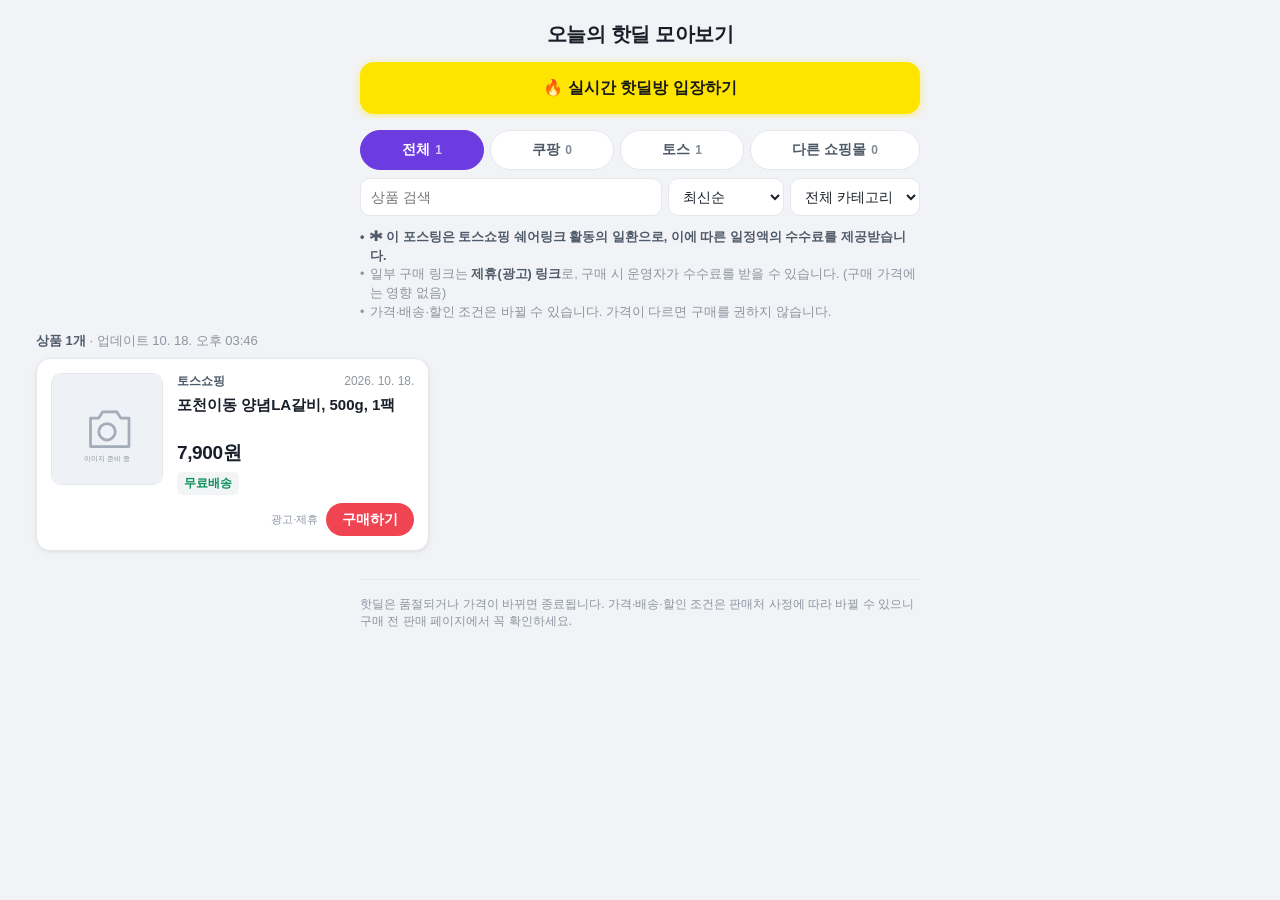
<file: index.html>
<!doctype html>
<html lang="ko">
<head>
<meta charset="utf-8">
<meta name="viewport" content="width=device-width, initial-scale=1">
<title>오늘의 핫딜 모아보기</title>
<meta name="description" content="관리자가 직접 확인한 핫딜 모음">
<link rel="stylesheet" href="style.css?v=0ab38799c9">
</head>
<body>
<div class="page">
<header class="top">
  <h1>오늘의 핫딜 모아보기</h1>
  <a class="openchat" id="openchat" hidden target="_blank" rel="noopener noreferrer">🔥 실시간 핫딜방 입장하기</a>
</header>
<div class="controls-wrap">
  <section class="controls" aria-label="상품 찾기">
    <div class="chips" id="malls" role="group" aria-label="쇼핑몰"></div>
    <div class="filters">
      <input id="q" type="search" placeholder="상품 검색" aria-label="상품 검색">
      <select id="sort" aria-label="정렬">
        <option value="latest">최신순</option>
        <option value="price_asc">낮은 가격순</option>
        <option value="price_desc">높은 가격순</option>
        <option value="discount">할인율순</option>
      </select>
      <select id="category" aria-label="카테고리"><option value="">전체 카테고리</option></select>
    </div>
  </section>
</div>
<ul class="notices">
  <li class="ad-notice" role="note">일부 구매 링크는 <strong>제휴(광고) 링크</strong>로, 구매 시 운영자가 수수료를 받을 수 있습니다. (구매 가격에는 영향 없음)</li>
  <li>가격·배송·할인 조건은 바뀔 수 있습니다. 가격이 다르면 구매를 권하지 않습니다.</li>
</ul>
<main>
  <p class="count"><span id="count"></span> <span class="updated" id="updated"></span></p>
  <section class="grid" id="grid" aria-live="polite"></section>
  <p class="empty" id="empty" hidden>조건에 맞는 상품이 없습니다.</p>
</main>
<footer class="foot">
  핫딜은 품절되거나 가격이 바뀌면 종료됩니다. 가격·배송·할인 조건은 판매처 사정에 따라 바뀔 수 있으니 구매 전 판매 페이지에서 꼭 확인하세요.
</footer>
</div>
<a href="#" class="to-top" id="to-top" hidden aria-label="맨 위로">↑</a>
<script src="deals.js"></script>
<script src="app.js?v=515d809c9c"></script>
</body>
</html>
</file>
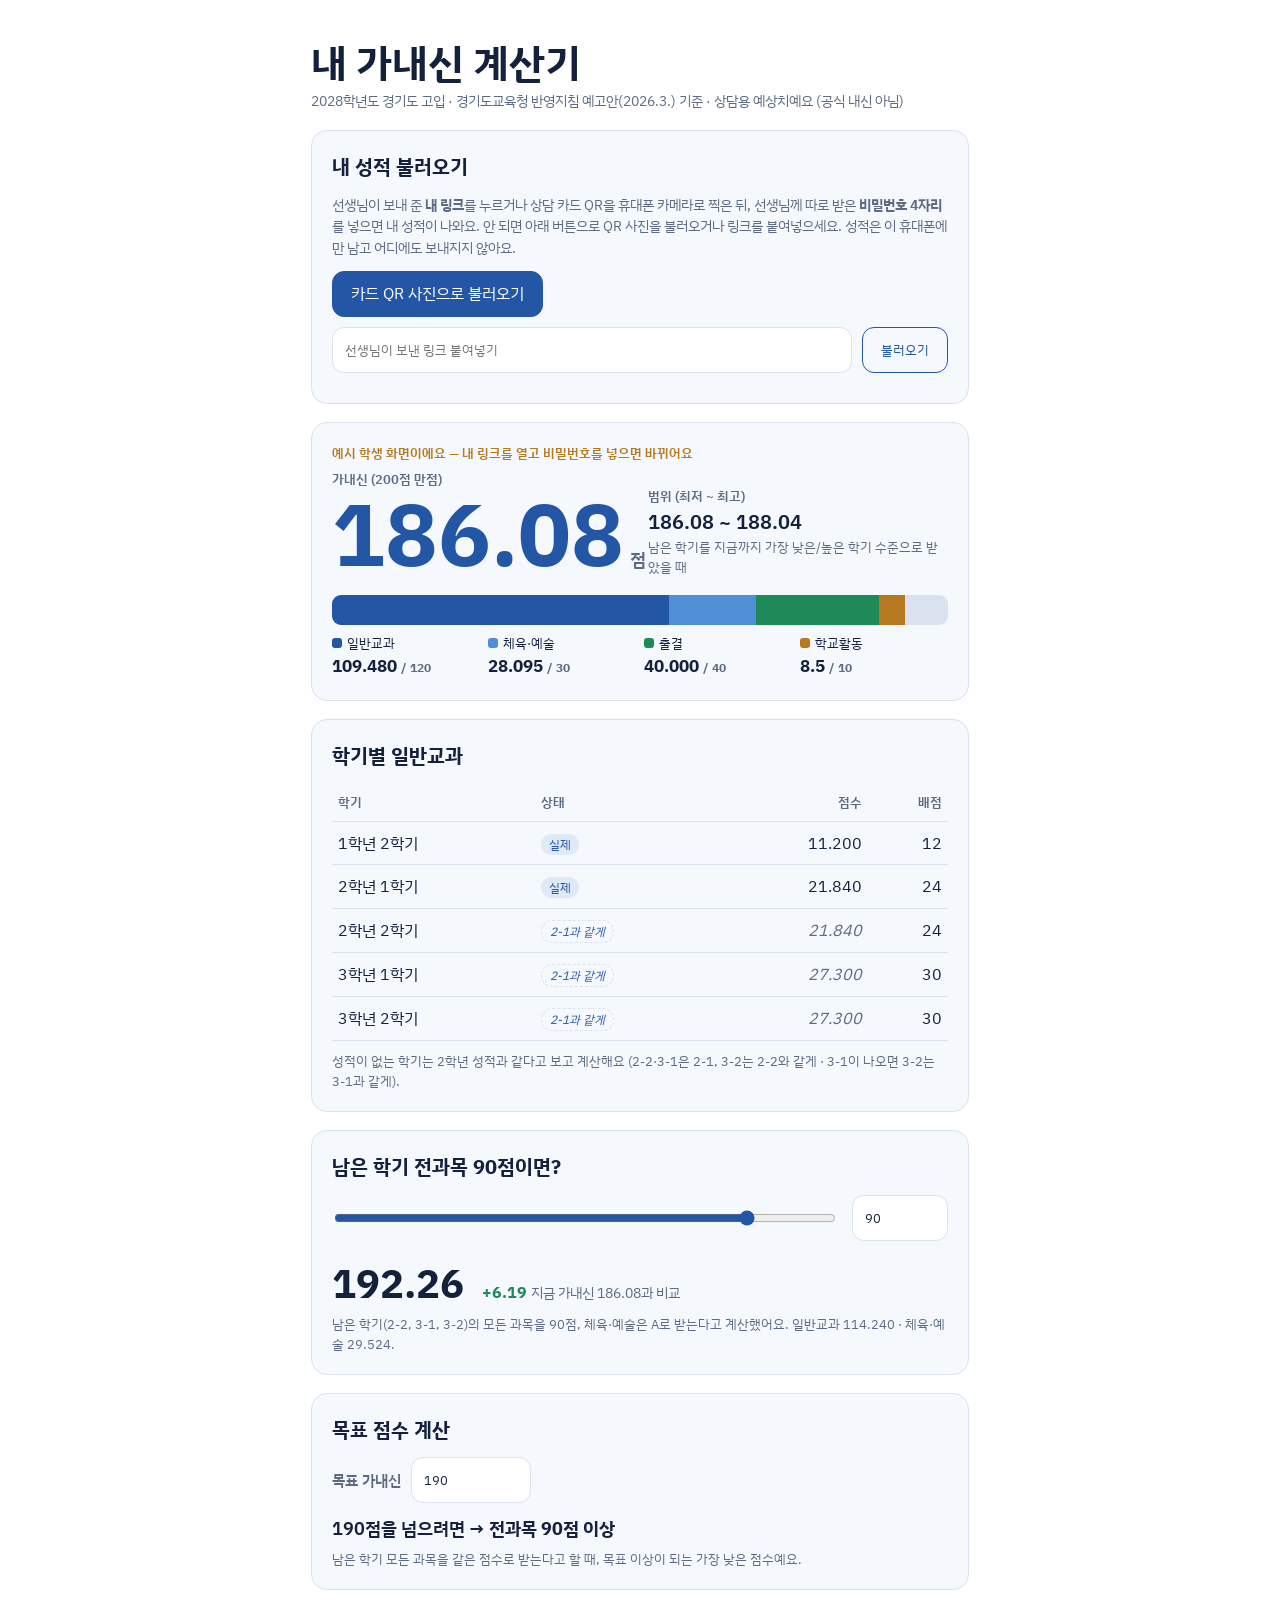
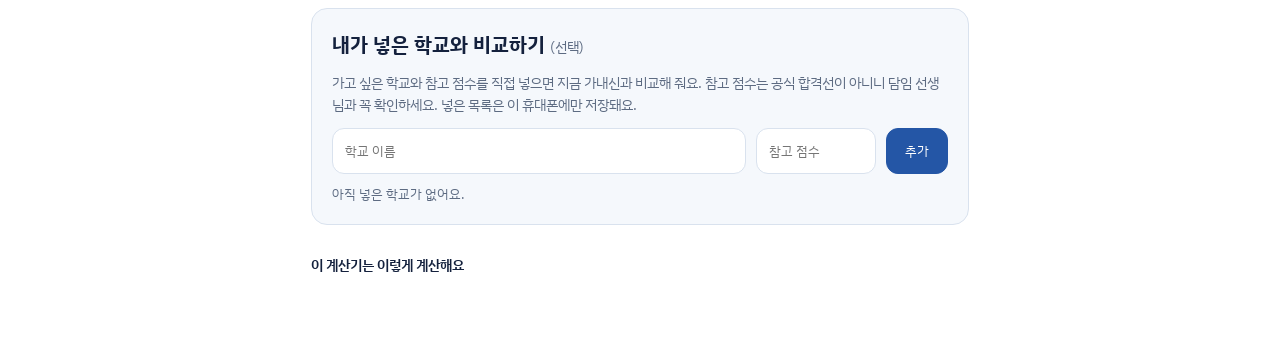
<file: naesin/index.html>
<!DOCTYPE html>
<html lang="ko">
<head>
<meta charset="utf-8">
<meta name="viewport" content="width=device-width, initial-scale=1">
<meta name="robots" content="noindex, nofollow">
<meta name="referrer" content="no-referrer">
<title>내 가내신 계산기</title>
<link rel="preconnect" href="https://fonts.googleapis.com">
<link href="https://fonts.googleapis.com/css2?family=IBM+Plex+Sans+KR:wght@400;600;700&display=swap" rel="stylesheet">
<style>
/* VOICE: 중학생에게 말 거는 친절하고 차분한 말투, 숫자는 크게 설명은 짧게
   IDEA: 손에 쥔 개인 성적표 — 내 점수를 넣고 "이렇게 받으면?"을 직접 굴려 보는 카드
   PICTURE: 200점 막대 위에 영역별 점수가 쌓이고 최저~최고 범위가 표시되는 큰 가내신 숫자
   COLOUR: 흰 바탕과 학교 파랑 #2456a6, 지원색 하늘 #dfe9f7, 강조 연필 빨강 #d6453d, 넘음 초록 #1e8a5a
   TYPE: IBM Plex Sans KR 400/600/700, 숫자는 tabular */
:root{color-scheme:light dark;--bg:light-dark(#ffffff,#0f1420);--card:light-dark(#f5f8fc,#161d2c);--ink:light-dark(#14213d,#e8edf6);--mute:light-dark(#5d6b82,#9aa7bd);--line:light-dark(#d9e2ee,#2a3550);--blue:light-dark(#2456a6,#7aa7ee);--sky:light-dark(#dfe9f7,#1c2a45);--red:light-dark(#d6453d,#ff7b72);--green:light-dark(#1e8a5a,#5fd09a);--gold:light-dark(#b7791f,#e3b25a)}
:root[data-theme=light]{color-scheme:light}:root[data-theme=dark]{color-scheme:dark}
*{box-sizing:border-box;min-width:0}
body{margin:0;background:var(--bg);color:var(--ink);font:16px/1.55 "IBM Plex Sans KR",system-ui,sans-serif;overflow-x:clip}
.wrap{max-width:760px;margin:0 auto;padding:clamp(20px,4vw,40px) max(4vw,16px) 56px}
h1{font-size:clamp(28px,6vw,40px);line-height:1.1;margin:0 0 6px;text-wrap:balance}
h2{font-size:20px;margin:0 0 12px}
.sub{color:var(--mute);font-size:14px;margin:0}
.card{background:var(--card);border:1px solid var(--line);border-radius:16px;padding:20px;margin-top:18px}
.row{display:flex;flex-wrap:wrap;gap:10px;align-items:center}
button,.btn{font:600 16px/1 inherit;font-family:inherit;min-height:46px;padding:0 18px;border-radius:12px;border:1px solid var(--blue);background:var(--blue);color:#fff;cursor:pointer;display:inline-flex;align-items:center;justify-content:center}
button.ghost,.btn.ghost{background:transparent;color:var(--blue)}
button:focus-visible,.btn:focus-within,input:focus-visible{outline:3px solid var(--gold);outline-offset:2px}
input[type=text],input[type=number]{font:16px inherit;font-family:inherit;min-height:46px;padding:0 12px;border-radius:12px;border:1px solid var(--line);background:var(--bg);color:var(--ink)}
#code{flex:1 1 260px}
#pin{width:150px;font-size:26px;letter-spacing:.35em;text-align:center;font-variant-numeric:tabular-nums}
.lock{border:2px solid var(--blue);background:var(--sky)}
.lock h2{margin-bottom:6px}
button.small{min-height:40px;font-size:14px;padding:0 14px}
.msg{font-size:14px;margin:10px 0 0;color:var(--mute)}.msg.bad{color:var(--red)}.msg.ok{color:var(--green)}
.hero{display:grid;grid-template-columns:minmax(0,1fr) minmax(0,1fr);gap:16px;align-items:end}
.big{font-size:clamp(56px,16vw,88px);font-weight:700;line-height:1;font-variant-numeric:tabular-nums;color:var(--blue);white-space:nowrap}
.big small{font-size:18px;color:var(--mute);font-weight:600;margin-left:6px}
.label{font-size:13px;color:var(--mute);font-weight:600}
.range{font-size:20px;font-weight:600;font-variant-numeric:tabular-nums}
.bar{position:relative;height:30px;border-radius:9px;background:var(--line);display:flex;overflow:hidden;margin:18px 0 8px}
.bar span{height:100%}
.legend{display:grid;grid-template-columns:repeat(4,minmax(0,1fr));gap:8px;font-size:13px}
.legend b{display:block;font-size:17px;font-variant-numeric:tabular-nums}
.dot{display:inline-block;width:10px;height:10px;border-radius:3px;margin-right:5px;vertical-align:0}
table{width:100%;border-collapse:collapse;font-variant-numeric:tabular-nums}
th,td{padding:9px 6px;border-bottom:1px solid var(--line);text-align:left}
th{font-size:13px;color:var(--mute);font-weight:600}
td.n,th.n{text-align:right;white-space:nowrap}
.est{color:var(--mute);font-style:italic}
.tag{font-size:12px;padding:2px 8px;border-radius:99px;background:var(--sky);color:var(--blue);white-space:nowrap}
.tag.est{background:transparent;border:1px dashed var(--line)}
.slider{display:flex;gap:14px;align-items:center;flex-wrap:wrap}
input[type=range]{flex:1 1 220px;accent-color:var(--blue);height:44px}
.result{display:flex;flex-wrap:wrap;gap:6px 18px;align-items:baseline;margin-top:10px}
.result .v{font-size:40px;font-weight:700;font-variant-numeric:tabular-nums}
.up{color:var(--green);font-weight:700}.down{color:var(--red);font-weight:700}
.need{font-weight:700;white-space:nowrap}.need.no{color:var(--red)}.need.yes{color:var(--green)}
.demo{font-size:13px;color:var(--gold);font-weight:600;margin:0 0 6px}

.sitem{border-top:1px solid var(--line);padding:10px 0}.srow{display:flex;gap:10px;align-items:center}.srow b{flex:1 1 auto;overflow-wrap:anywhere;font-size:17px}.srow .sub,.srow button{white-space:nowrap;flex:none}.srow2{margin-top:4px;font-size:15px;font-variant-numeric:tabular-nums}
button.x{min-height:36px;padding:0 10px;font-size:14px;background:transparent;color:var(--mute);border-color:var(--line)}
details{margin-top:18px;color:var(--mute);font-size:14px}summary{cursor:pointer;font-weight:600;color:var(--ink);min-height:44px;display:flex;align-items:center}
details li{margin:6px 0}
.hidden{display:none}
@media(max-width:600px){.hero{grid-template-columns:1fr}.legend{grid-template-columns:repeat(2,minmax(0,1fr))}table{font-size:14px}}
</style>
</head>
<body>
<div class="wrap">
  <h1>내 가내신 계산기</h1>
  <p class="sub">2028학년도 경기도 고입 · 경기도교육청 반영지침 예고안(2026.3.) 기준 · 상담용 예상치예요 (공식 내신 아님)</p>

  <section class="card lock hidden" id="lockbox" aria-live="polite">
    <h2>비밀번호 4자리를 넣어 주세요</h2>
    <p class="sub" style="margin-bottom:12px">선생님께 <b>따로</b> 받은 비밀번호예요. 링크만 있어서는 성적이 보이지 않아요.</p>
    <form class="row" id="pinf">
      <input id="pin" type="text" inputmode="numeric" pattern="[0-9]*" maxlength="4" autocomplete="off" placeholder="····" aria-label="비밀번호 4자리">
      <button id="pingo" type="submit">열기</button>
    </form>
    <p class="msg" id="pinmsg"></p>
  </section>

  <section class="card" id="load">
    <h2>내 성적 불러오기</h2>
    <p class="sub" style="margin-bottom:12px">선생님이 보내 준 <b>내 링크</b>를 누르거나 상담 카드 QR을 휴대폰 카메라로 찍은 뒤, 선생님께 따로 받은 <b>비밀번호 4자리</b>를 넣으면 내 성적이 나와요. 안 되면 아래 버튼으로 QR 사진을 불러오거나 링크를 붙여넣으세요. 성적은 이 휴대폰에만 남고 어디에도 보내지지 않아요.</p>
    <div class="row">
      <label class="btn" for="photo">카드 QR 사진으로 불러오기</label>
      <input id="photo" type="file" accept="image/*" class="hidden">
    </div>
    <div class="row" style="margin-top:10px">
      <input id="code" type="text" placeholder="선생님이 보낸 링크 붙여넣기" autocomplete="off" aria-label="선생님이 보낸 링크">
      <button id="go" class="ghost">불러오기</button>
    </div>
    <p class="msg" id="msg"></p>
    <div class="row hidden" id="forgetrow" style="margin-top:12px">
      <button id="forget" class="ghost small" type="button">이 휴대폰에서 내 성적 지우기</button>
      <span class="sub" style="font-size:13px">친구 휴대폰이나 공용 기기에서 열었다면 꼭 눌러 주세요.</span>
    </div>
  </section>

  <section class="card">
    <p class="demo" id="demo">예시 학생 화면이에요 — 내 링크를 열고 비밀번호를 넣으면 바뀌어요</p>
    <div class="hero">
      <div><div class="label">가내신 (200점 만점)</div><div class="big" id="total">-</div></div>
      <div><div class="label">범위 (최저 ~ 최고)</div><div class="range" id="range">-</div>
        <div class="sub" style="font-size:13px">남은 학기를 지금까지 가장 낮은/높은 학기 수준으로 받았을 때</div></div>
    </div>
    <div class="bar" id="bar" aria-hidden="true"></div>
    <div class="legend" id="legend"></div>
  </section>

  <section class="card">
    <h2>학기별 일반교과</h2>
    <table><thead><tr><th>학기</th><th>상태</th><th class="n">점수</th><th class="n">배점</th></tr></thead><tbody id="sems"></tbody></table>
    <p class="sub" style="margin-top:10px;font-size:13px">성적이 없는 학기는 2학년 성적과 같다고 보고 계산해요 (2-2·3-1은 2-1, 3-2는 2-2와 같게 · 3-1이 나오면 3-2는 3-1과 같게).</p>
  </section>

  <section class="card">
    <h2>남은 학기 전과목 <span id="xv">90</span>점이면?</h2>
    <div class="slider">
      <input type="range" id="xr" min="40" max="100" step="1" value="90" aria-label="남은 학기 전과목 점수">
      <input type="number" id="xn" min="0" max="100" step="1" value="90" style="width:96px" aria-label="점수 직접 입력">
    </div>
    <div class="result"><span class="v" id="xt">-</span><span id="xd"></span></div>
    <p class="sub" id="xnote" style="font-size:13px"></p>
  </section>

  <section class="card">
    <h2>목표 점수 계산</h2>
    <div class="row"><label for="tg" class="label" style="font-size:15px">목표 가내신</label>
      <input type="number" id="tg" step="0.1" min="0" max="200" value="190" style="width:120px"></div>
    <p id="tgr" style="font-size:18px;font-weight:600;margin:12px 0 6px"></p>
    <p class="sub" style="font-size:13px">남은 학기 모든 과목을 같은 점수로 받는다고 할 때, 목표 이상이 되는 가장 낮은 점수예요.</p>
  </section>

  <section class="card">
    <h2>내가 넣은 학교와 비교하기 <span class="sub" style="font-size:14px;font-weight:400">(선택)</span></h2>
    <p class="sub" style="margin-bottom:12px">가고 싶은 학교와 참고 점수를 직접 넣으면 지금 가내신과 비교해 줘요. 참고 점수는 공식 합격선이 아니니 담임 선생님과 꼭 확인하세요. 넣은 목록은 이 휴대폰에만 저장돼요.</p>
    <form class="row" id="addf">
      <input type="text" id="sn" placeholder="학교 이름" maxlength="20" style="flex:1 1 140px" aria-label="학교 이름">
      <input type="number" id="sv" placeholder="참고 점수" step="0.01" min="0" max="200" style="width:120px" aria-label="참고 점수">
      <button type="submit">추가</button>
    </form>
    <p class="msg" id="smsg"></p>
    <div id="sch" style="margin-top:8px"></div>
    <p class="sub" id="sempty" style="font-size:13px;margin:10px 0 0">아직 넣은 학교가 없어요.</p>
  </section>

  <details>
    <summary>이 계산기는 이렇게 계산해요</summary>
    <ul>
      <li>일반교과 120점: 1-2(12) · 2-1(24) · 2-2(24) · 3-1(30) · 3-2(30). 학기 점수 = 기본점수 + 성취도 평균 × 계수 + 원점수 평균 × 계수.</li>
      <li>체육·예술 30점 = 10 + 20 × (3×A + 2×B + C) ÷ (3 × 과목 수). "전과목 ○○점"일 때 남은 학기 체육·예술은 80점 이상 A, 60점 이상 B, 그 밖은 C로 봐요.</li>
      <li>출결 40점과 학교활동 10점은 선생님이 넣어 준 지금 점수 그대로예요.</li>
      <li>"넘으려면"은 남은 학기 모든 과목을 같은 점수로 받는다고 할 때 목표 이상이 되는 가장 낮은 점수예요.</li>
      <li>이 계산기는 상담용 예상치예요. 실제 고입 내신과 학교별 합격선은 담임 선생님과 확인하세요.</li>
      <li>내 링크와 비밀번호는 나만 알고 있어야 해요. 비밀번호를 잊었거나 다른 사람이 알게 됐다면 선생님께 말해 주세요. 새 비밀번호와 새 링크를 받을 수 있어요.</li>
    </ul>
  </details>
</div>

<script>
{
const ACT=['1-2','2-1','2-2','3-1','3-2'];
const COEF={'1-2':[12,4,0.8,0.04],'2-1':[24,8,1.6,0.08],'2-2':[24,8,1.6,0.08],'3-1':[30,10,2,0.1],'3-2':[30,10,2,0.1]};
const SRC={'1-2':['1-2','2-1'],'2-1':['2-1','2-2'],'2-2':['2-2','2-1'],'3-1':['3-1','2-1','2-2'],'3-2':['3-2','3-1','2-2','2-1']};
const NAME={'1-2':'1학년 2학기','2-1':'2학년 1학기','2-2':'2학년 2학기','3-1':'3학년 1학기','3-2':'3학년 2학기'};
let SCHOOLS=[];try{SCHOOLS=JSON.parse(localStorage.getItem('gn-schools')||'[]').filter(x=>Array.isArray(x)&&x.length===2)}catch(e){SCHOOLS=[]}
const saveSchools=()=>{try{localStorage.setItem('gn-schools',JSON.stringify(SCHOOLS))}catch(e){}};
const LA=[72168279211,54200988714,42810888808,24150161745,58997541179,84072685424,30565657600,65205470397,37364633602];
const LB=[629745359,994988973,180496548,714957368,879887747,353849164,864476285,929980374,949856363];
function unlock(enc,pin){   // 엑셀 [계산] 탭의 잠금과 같은 계산 (비밀번호가 틀리면 null)
  enc=String(enc||'');pin=+pin;
  if(!/^\d{81}$/.test(enc)||!(pin>=1000&&pin<=9999&&pin===Math.floor(pin)))return null;
  const M=1e9,ch=[];
  for(let j=0;j<9;j++){const key=(pin*LA[j]+LB[j])%M;ch.push(((+enc.slice(9*j,9*j+9)-key)%M+M)%M);}
  let sum=0;for(let j=0;j<8;j++)sum+=ch[j]*(2*j+3);
  if(sum%999999937!==ch[8])return null;
  const s=ch.slice(0,8).map(c=>String(c).padStart(9,'0')).join('');
  if(!s.endsWith('000')||s[0]!=='1')return null;
  return s.slice(0,69);
}
const lockedOf=t=>{t=String(t||'').replace(/\s/g,'');try{t=decodeURIComponent(t)}catch(e){}
  const m=t.match(/#?e(\d{81})(?!\d)/)||t.match(/^(\d{81})$/);return m?m[1]:null;};
const plainOf=t=>{t=String(t||'').replace(/\s/g,'');const m=t.match(/(?:^|#)(1\d{68})$/);return m?m[1]:null;};
const store={get(){try{const o=JSON.parse(localStorage.getItem('gn-me')||'null');return o&&/^1\d{68}$/.test(o.code)?o:null}catch(e){return null}},
  set(o){try{localStorage.setItem('gn-me',JSON.stringify(o))}catch(e){}},
  clear(){try{localStorage.removeItem('gn-me');localStorage.removeItem('gn-tries')}catch(e){}}};
try{localStorage.removeItem('gn-code')}catch(e){}   // 예전 방식(잠금 없음)으로 저장된 성적은 지움
const DEMO='1'+'080720036200'+'080704034210'+'0'.repeat(36)+'40000'+'085';   // 예시 학생(가상)
const r3=x=>Math.round(parseFloat((x*1000).toPrecision(15)))/1000;
const f2=x=>(Math.round(parseFloat((x*100).toPrecision(15)))/100).toFixed(2);
const sgn=x=>(x>0?'+':x<0?'−':'')+Math.abs(x).toFixed(2);
const esc=s=>String(s).replace(/[&<>"']/g,c=>({'&':'&amp;','<':'&lt;','>':'&gt;','"':'&quot;',"'":'&#39;'}[c]));
const $=id=>document.getElementById(id);

function parse(code){
  const m=String(code||'').replace(/\s/g,'').match(/1\d{68}/);
  if(!m)return null;
  const c=m[0],sem={};
  ACT.forEach((a,i)=>{const s=c.slice(1+i*12,13+i*12);
    sem[a]={n:+s.slice(0,2),sum:+s.slice(2,7)/10,ach:+s.slice(7,9),A:+s[9],B:+s[10],C:+s[11]};});
  return {code:c,sem,att:+c.slice(61,66)/1000,school:+c.slice(66,69)/10};
}
function calc(d){
  const act=a=>d.sem[a].n>0, sc={},src={};
  ACT.forEach(a=>{src[a]=SRC[a].find(act)||null;});
  const semScore=(a,from)=>{const [b,base,ka,kb]=COEF[a],s=d.sem[from];return r3(base+(s.ach/s.n)*ka+(s.sum/s.n)*kb);};
  ACT.forEach(a=>{sc[a]=src[a]?semScore(a,src[a]):null;});
  if(ACT.some(a=>sc[a]===null))return null;
  const gen=r3(ACT.reduce((t,a)=>t+sc[a],0));
  const cnt={A:0,B:0,C:0};let actA=0,actB=0,actC=0,rem=0;
  ACT.forEach(a=>{const s=d.sem[src[a]];cnt.A+=s.A;cnt.B+=s.B;cnt.C+=s.C;
    if(act(a)){actA+=s.A;actB+=s.B;actC+=s.C}else rem+=s.A+s.B+s.C;});
  const artOf=(A,B,C)=>A+B+C?r3(10+20*(3*A+2*B+C)/(3*(A+B+C))):null;
  const art=artOf(cnt.A,cnt.B,cnt.C);
  if(art===null)return null;
  const total=r3(gen+art+d.att+d.school);
  const rates=ACT.filter(act).map(a=>sc[a]/COEF[a][0]);
  const genAt=rate=>r3(ACT.reduce((t,a)=>t+(act(a)?sc[a]:r3(COEF[a][0]*rate)),0));
  const lo=r3(genAt(Math.min(...rates))+art+d.att+d.school), hi=r3(genAt(Math.max(...rates))+art+d.att+d.school);
  const remSem=ACT.filter(a=>!act(a));
  const atX=X=>{const g=1+(X>=60)+(X>=70)+(X>=80)+(X>=90);
    const gx=r3(ACT.reduce((t,a)=>{if(act(a))return t+sc[a];const [b,base,ka,kb]=COEF[a];return t+r3(base+g*ka+X*kb)},0));
    const ax=artOf(actA+(X>=80?rem:0),actB+(X>=60&&X<80?rem:0),actC+(X<60?rem:0));
    return {gen:gx,art:ax,total:r3(gx+ax+d.att+d.school)};};
  const need=T=>{if(!remSem.length)return total>=T?{t:'이미 넘음',k:'yes'}:{t:'남은 학기 없음',k:'no'};
    for(let X=0;X<=100;X++){if(atX(X).total>=T-1e-9)return X===0?{t:'어떤 점수여도 넘음',k:'yes'}:{t:'전과목 '+X+'점 이상',k:''};}
    return {t:'100점이어도 부족',k:'no'};};
  return {sc,src,act,gen,art,total,lo,hi,remSem,atX,need,att:d.att,school:d.school};
}

let D=null,R=null,isDemo=true;
function show(code,mine){
  const d=parse(code),r=d&&calc(d);
  if(!r)return false;
  D=d;R=r;isDemo=!mine;
  $('forgetrow').classList.toggle('hidden',!mine);
  render();return true;
}
let PENDING=null;
function askPin(enc){
  PENDING=enc;$('lockbox').classList.remove('hidden');$('pin').value='';$('pinmsg').textContent='';$('pinmsg').className='msg';
  $('lockbox').scrollIntoView({block:'start'});setTimeout(()=>{try{$('pin').focus()}catch(e){}},60);
}
function tries(){try{return JSON.parse(localStorage.getItem('gn-tries')||'{"n":0,"until":0}')}catch(e){return {n:0,until:0}}}
function tryPin(){
  const pm=$('pinmsg'),t=tries(),now=Date.now();
  if(t.until>now){pm.textContent=`비밀번호를 여러 번 틀려서 ${Math.ceil((t.until-now)/1000)}초 뒤에 다시 넣을 수 있어요.`;pm.className='msg bad';return;}
  const pin=$('pin').value.replace(/\D/g,'');
  if(pin.length!==4){pm.textContent='숫자 4자리를 넣어 주세요.';pm.className='msg bad';return;}
  const code=unlock(PENDING,pin);
  if(!code||!show(code,true)){
    t.n=(t.n||0)+1;if(t.n>=5)t.until=now+Math.min(600,30*2**(t.n-5))*1000;
    try{localStorage.setItem('gn-tries',JSON.stringify(t))}catch(e){}
    pm.textContent=t.n>=5?'비밀번호가 맞지 않아요. 잠시 뒤에 다시 해 보세요. 잊었으면 선생님께 물어보세요.':`비밀번호가 맞지 않아요. 다시 넣어 주세요. (${t.n}번 틀림)`;
    pm.className='msg bad';$('pin').select();return;}
  try{localStorage.removeItem('gn-tries')}catch(e){}
  store.set({code,enc:PENDING});PENDING=null;
  $('lockbox').classList.add('hidden');setMsg('내 성적을 불러왔어요. 이 휴대폰에서는 다음부터 비밀번호 없이 열려요.','ok');
  $('load').scrollIntoView({block:'start'});
}
function openText(t,src){   // 링크·QR 내용 처리
  const enc=lockedOf(t);
  if(enc){const sv=store.get();
    if(sv&&sv.enc===enc){show(sv.code,true);setMsg('내 성적이에요.','ok');return true;}
    askPin(enc);setMsg('');return true;}
  if(plainOf(t)){setMsg('예전 방식 링크라 더 이상 열리지 않아요. 선생님께 새 링크와 비밀번호를 받아 주세요.','bad');return true;}
  if(src)setMsg(src==='qr'?'QR은 읽었지만 내신 링크가 아니에요. 상담 카드의 QR인지 확인해 주세요.':'링크를 읽지 못했어요. 선생님이 보낸 링크 전체를 붙여넣어 주세요.','bad');
  return false;
}
function setMsg(t,k){const m=$('msg');m.textContent=t;m.className='msg '+(k||'');}

function render(){
  $('demo').style.display=isDemo?'':'none';
  $('total').innerHTML=esc(f2(R.total))+'<small>점</small>';
  $('range').textContent=f2(R.lo)+' ~ '+f2(R.hi);
  const parts=[['일반교과',R.gen,120,'var(--blue)'],['체육·예술',R.art,30,'#4f8fd6'],['출결',R.att,40,'var(--green)'],['학교활동',R.school,10,'var(--gold)']];
  $('bar').innerHTML=parts.map(p=>`<span style="width:${p[1]/2}%;background:${p[3]}"></span>`).join('');
  $('legend').innerHTML=parts.map(p=>`<div><span class="dot" style="background:${p[3]}"></span>${esc(p[0])}<b>${esc(p[1].toFixed(p[0]==='학교활동'?1:3))} <span class="sub" style="font-size:12px">/ ${p[2]}</span></b></div>`).join('');
  $('sems').innerHTML=ACT.map(a=>{const real=R.act(a);
    const tag=real?'<span class="tag">실제</span>':`<span class="tag est">${esc(R.src[a])}${/1$/.test(R.src[a])?'과':'와'} 같게</span>`;
    return `<tr><td>${esc(NAME[a])}</td><td>${tag}</td><td class="n${real?'':' est'}">${esc(R.sc[a].toFixed(3))}</td><td class="n">${COEF[a][0]}</td></tr>`;}).join('');
  renderX();renderTarget();
}
function renderX(){
  let X=Math.max(0,Math.min(100,+$('xn').value||0));
  $('xv').textContent=X;
  if(!R.remSem.length){$('xt').textContent=f2(R.total);$('xd').textContent='남은 학기가 없어요';$('xnote').textContent='';return;}
  const r=R.atX(X),dlt=r.total-R.total;
  $('xt').textContent=f2(r.total);
  $('xd').innerHTML=`<span class="${dlt>0?'up':dlt<0?'down':''}">${esc(sgn(dlt))}</span> <span class="sub">지금 가내신 ${esc(f2(R.total))}과 비교</span>`;
  $('xnote').textContent=`남은 학기(${R.remSem.join(', ')})의 모든 과목을 ${X}점, 체육·예술은 ${X>=80?'A':X>=60?'B':'C'}로 받는다고 계산했어요. 일반교과 ${r.gen.toFixed(3)} · 체육·예술 ${r.art.toFixed(3)}.`;
}
function renderTarget(){
  const T=parseFloat($('tg').value);
  if(isFinite(T)){const n=R.need(T);$('tgr').innerHTML=`${esc(T)}점을 넘으려면 → <span class="need ${n.k}">${esc(n.t)}</span>`;}
  else $('tgr').textContent='';
  $('sempty').style.display=SCHOOLS.length?'none':'';
  $('sch').innerHTML=SCHOOLS.map(([nm,v],i)=>{const d=R.total-v,n=R.need(v);
    return `<div class="sitem"><div class="srow"><b>${esc(nm)}</b><span class="sub">참고 ${esc(v)}</span><button class="x" data-i="${i}" aria-label="${esc(nm)} 지우기">지우기</button></div>`+
      `<div class="srow2">지금 차이 <span class="${d>=0?'up':'down'}">${esc(sgn(d))}</span> · 넘으려면 <span class="need ${n.k}">${esc(n.t)}</span></div></div>`;}).join('');
}
let jsqrP=null;
function loadJsQR(){   // QR 사진 읽기 도구(jsQR 1.4.0, Apache-2.0)는 이 사이트 안의 파일을 필요할 때만 불러옴
  if(typeof jsQR==='function')return Promise.resolve();
  return jsqrP||(jsqrP=new Promise(res=>{const sc=document.createElement('script');sc.src='jsQR.js';sc.onload=res;sc.onerror=()=>{jsqrP=null;res();};document.head.appendChild(sc);}));
}
async function readQR(file){
  await loadJsQR();
  if(typeof jsQR!=='function'){setMsg('QR 읽기 도구를 불러오지 못했어요. 선생님이 보낸 링크를 붙여넣어 주세요.','bad');return;}
  setMsg('사진에서 QR을 찾는 중…');
  const url=URL.createObjectURL(file);
  try{
    const img=await new Promise((ok,no)=>{const i=new Image();i.onload=()=>ok(i);i.onerror=no;i.src=url;});
    const cv=document.createElement('canvas'),cx=cv.getContext('2d',{willReadFrequently:true});
    for(const M of [1000,1600,700,2200]){
      const k=Math.min(1,M/Math.max(img.width,img.height));cv.width=Math.round(img.width*k);cv.height=Math.round(img.height*k);
      cx.drawImage(img,0,0,cv.width,cv.height);
      const res=jsQR(cx.getImageData(0,0,cv.width,cv.height).data,cv.width,cv.height,{inversionAttempts:'attemptBoth'});
      if(res&&res.data){openText(res.data,'qr');return;}
    }
    setMsg('QR을 찾지 못했어요. QR이 화면에 크고 선명하게 나오도록 다시 찍어 주세요.','bad');
  }catch(e){setMsg('사진을 열지 못했어요. 다른 사진으로 해 보세요.','bad');}
  finally{URL.revokeObjectURL(url);}
}

$('photo').addEventListener('change',e=>{const f=e.target.files&&e.target.files[0];if(f)readQR(f);e.target.value='';});
$('go').addEventListener('click',()=>openText($('code').value,'paste'));
$('code').addEventListener('keydown',e=>{if(e.key==='Enter')openText($('code').value,'paste');});
$('pinf').addEventListener('submit',e=>{e.preventDefault();tryPin();});
$('pin').addEventListener('input',()=>{const v=$('pin').value.replace(/\D/g,'').slice(0,4);if(v!==$('pin').value)$('pin').value=v;if(v.length===4)tryPin();});
$('forget').addEventListener('click',()=>{store.clear();PENDING=null;$('lockbox').classList.add('hidden');
  try{history.replaceState(null,'',location.pathname+location.search)}catch(e){}
  show(DEMO,false);setMsg('이 휴대폰에서 내 성적을 지웠어요.','ok');});
$('xr').addEventListener('input',()=>{$('xn').value=$('xr').value;renderX();});
$('xn').addEventListener('input',()=>{const v=+$('xn').value;if(v>=40&&v<=100)$('xr').value=v;renderX();});
$('tg').addEventListener('input',renderTarget);
$('addf').addEventListener('submit',e=>{e.preventDefault();
  const nm=$('sn').value.trim(),v=parseFloat($('sv').value),m=$('smsg');
  if(!nm){m.textContent='학교 이름을 넣어 주세요.';m.className='msg bad';return;}
  if(!isFinite(v)||v<0||v>200){m.textContent='참고 점수는 0~200 사이 숫자로 넣어 주세요.';m.className='msg bad';return;}
  if(SCHOOLS.length>=12){m.textContent='학교는 12개까지 넣을 수 있어요.';m.className='msg bad';return;}
  SCHOOLS.push([nm.slice(0,20),Math.round(v*100)/100]);saveSchools();$('sn').value='';$('sv').value='';m.textContent='';renderTarget();});
$('sch').addEventListener('click',e=>{const b=e.target.closest('button.x');if(!b)return;SCHOOLS.splice(+b.dataset.i,1);saveSchools();renderTarget();});

window.addEventListener('hashchange',()=>{if(location.hash)openText(location.hash,'link');});
const sv0=store.get();
if(!(sv0&&show(sv0.code,true)))show(DEMO,false);
else setMsg('지난번에 불러온 내 성적이에요.','ok');
if(location.hash)openText(location.hash,'link');
window.__gn={parse,calc,unlock,lockedOf,plainOf};
}
</script>
</body>
</html>
</file>
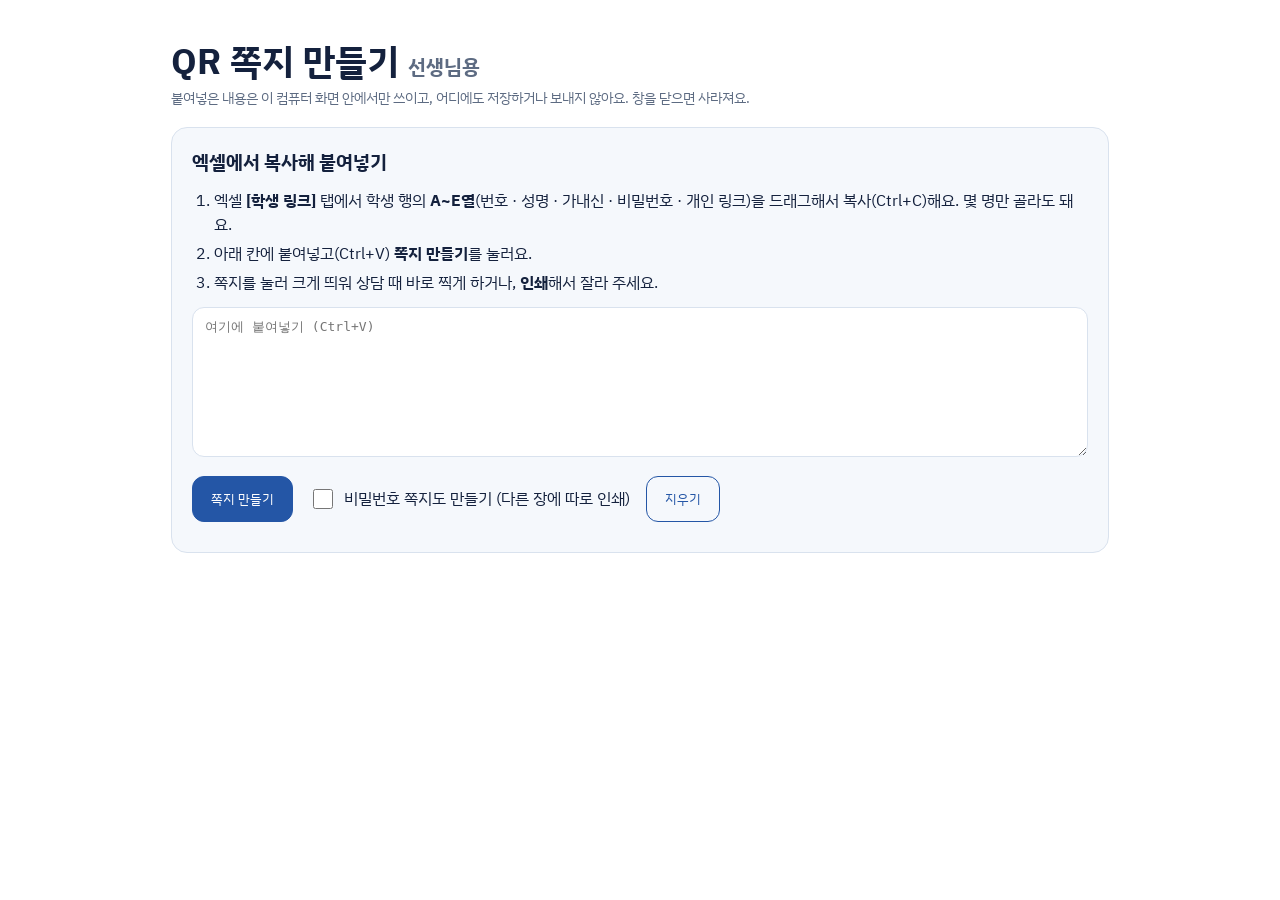
<file: naesin/qr.html>
<!DOCTYPE html>
<html lang="ko">
<head>
<meta charset="utf-8">
<meta name="viewport" content="width=device-width, initial-scale=1">
<meta name="robots" content="noindex, nofollow">
<meta name="referrer" content="no-referrer">
<title>QR 쪽지 만들기 (선생님용)</title>
<link rel="preconnect" href="https://fonts.googleapis.com">
<link href="https://fonts.googleapis.com/css2?family=IBM+Plex+Sans+KR:wght@400;600;700&display=swap" rel="stylesheet">
<style>
/* VOICE: 바쁜 담임 선생님에게 짧고 분명하게
   IDEA: 엑셀에서 복사 → 붙여넣기 → 인쇄, 세 단계로 끝나는 쪽지 공장
   PICTURE: 가위선으로 나뉜 이름표 쪽지에 QR이 하나씩
   COLOUR: 학생 계산기와 같은 학교 파랑 #2456a6, 하늘 #dfe9f7, 경고 빨강 #d6453d, 확인 초록 #1e8a5a
   TYPE: IBM Plex Sans KR 400/600/700 */
:root{color-scheme:light;--bg:#fff;--card:#f5f8fc;--ink:#14213d;--mute:#5d6b82;--line:#d9e2ee;--blue:#2456a6;--sky:#dfe9f7;--red:#d6453d;--green:#1e8a5a;--gold:#b7791f}
*{box-sizing:border-box;min-width:0}
body{margin:0;background:var(--bg);color:var(--ink);font:16px/1.55 "IBM Plex Sans KR",system-ui,sans-serif}
.wrap{max-width:1040px;margin:0 auto;padding:clamp(20px,4vw,40px) max(4vw,16px) 56px}
h1{font-size:clamp(26px,5vw,36px);line-height:1.15;margin:0 0 6px}
h2{font-size:19px;margin:0 0 10px}
.sub{color:var(--mute);font-size:14px;margin:0}
.card{background:var(--card);border:1px solid var(--line);border-radius:16px;padding:20px;margin-top:18px}
ol{margin:0 0 12px;padding-left:22px}ol li{margin:4px 0}
textarea{width:100%;min-height:150px;font:13px/1.4 ui-monospace,Menlo,Consolas,monospace;padding:10px 12px;border-radius:12px;border:1px solid var(--line);background:#fff;color:var(--ink);resize:vertical}
.row{display:flex;flex-wrap:wrap;gap:10px 16px;align-items:center;margin-top:12px}
button{font:600 16px/1 inherit;font-family:inherit;min-height:46px;padding:0 18px;border-radius:12px;border:1px solid var(--blue);background:var(--blue);color:#fff;cursor:pointer}
button.ghost{background:transparent;color:var(--blue)}
button:focus-visible,textarea:focus-visible,input:focus-visible{outline:3px solid var(--gold);outline-offset:2px}
label.ck{display:inline-flex;gap:8px;align-items:center;min-height:44px;cursor:pointer}
label.ck input{width:20px;height:20px;accent-color:var(--blue)}
.msg{font-size:14px;margin:10px 0 0;color:var(--mute)}.bad{color:var(--red)}.ok{color:var(--green)}
.grid{display:grid;grid-template-columns:repeat(auto-fill,minmax(220px,1fr));gap:12px;margin-top:14px}
.slip{border:1.5px dashed #9fb0c8;border-radius:10px;padding:12px 10px 10px;text-align:center;background:#fff;cursor:zoom-in;break-inside:avoid;page-break-inside:avoid}
.slip .nm{font-weight:700;font-size:17px}
.slip svg{display:block;margin:6px auto;width:150px;height:150px}
.slip .how{font-size:11.5px;line-height:1.45;color:var(--mute)}
.slip .warn{font-size:12px;color:var(--red);font-weight:600;margin-top:4px}
.pinslip{cursor:default;display:flex;flex-direction:column;justify-content:center;min-height:96px}
.pinslip .pv{font-size:30px;font-weight:700;letter-spacing:.25em;font-variant-numeric:tabular-nums;color:var(--blue)}
.ttl{display:flex;flex-wrap:wrap;justify-content:space-between;gap:8px;align-items:baseline;margin-top:22px}
.ov{position:fixed;inset:0;background:rgba(15,20,32,.72);display:flex;align-items:center;justify-content:center;padding:16px;z-index:9}
.ov .box{background:#fff;border-radius:18px;padding:22px;text-align:center;max-width:94vw}
.ov svg{width:min(78vmin,560px);height:min(78vmin,560px);display:block;margin:10px auto}
.ov .nm{font-size:24px;font-weight:700}
.hidden{display:none}
@media print{
  @page{size:A4;margin:10mm}
  .noprint,.ov{display:none!important}
  .wrap{max-width:none;padding:0}
  .grid{grid-template-columns:repeat(3,1fr);gap:4mm;margin:0}
  .slip{border-color:#888;cursor:default}
  .slip{padding:2.5mm 2mm 2mm}
  .slip .nm{font-size:13pt}
  .slip svg{width:36mm;height:36mm;margin:1.5mm auto}
  .slip .how{font-size:8pt;line-height:1.35}
  .pinslip{min-height:0;padding:4mm 2mm}
  .ttl{margin:0 0 3mm}
  #pinsec{break-before:page;page-break-before:always}
}
</style>
</head>
<body>
<div class="wrap">
  <div class="noprint">
    <h1>QR 쪽지 만들기 <span style="font-size:.55em;color:var(--mute)">선생님용</span></h1>
    <p class="sub">붙여넣은 내용은 이 컴퓨터 화면 안에서만 쓰이고, 어디에도 저장하거나 보내지 않아요. 창을 닫으면 사라져요.</p>
    <section class="card">
      <h2>엑셀에서 복사해 붙여넣기</h2>
      <ol>
        <li>엑셀 <b>[학생 링크]</b> 탭에서 학생 행의 <b>A~E열</b>(번호 · 성명 · 가내신 · 비밀번호 · 개인 링크)을 드래그해서 복사(Ctrl+C)해요. 몇 명만 골라도 돼요.</li>
        <li>아래 칸에 붙여넣고(Ctrl+V) <b>쪽지 만들기</b>를 눌러요.</li>
        <li>쪽지를 눌러 크게 띄워 상담 때 바로 찍게 하거나, <b>인쇄</b>해서 잘라 주세요.</li>
      </ol>
      <textarea id="src" spellcheck="false" placeholder="여기에 붙여넣기 (Ctrl+V)" aria-label="엑셀에서 복사한 학생 링크"></textarea>
      <div class="row">
        <button id="make">쪽지 만들기</button>
        <label class="ck"><input type="checkbox" id="withpin"> 비밀번호 쪽지도 만들기 (다른 장에 따로 인쇄)</label>
        <button id="print" class="ghost hidden">인쇄</button>
        <button id="clear" class="ghost">지우기</button>
      </div>
      <p class="msg" id="msg"></p>
    </section>
  </div>
  <section id="qrsec" class="hidden">
    <div class="ttl"><h2 style="margin:0">QR 쪽지</h2><span class="sub noprint">쪽지를 누르면 크게 보여요</span></div>
    <div class="grid" id="grid"></div>
  </section>
  <section id="pinsec" class="hidden">
    <div class="ttl"><h2 style="margin:0">비밀번호 쪽지</h2><span class="sub">QR 쪽지와 따로 보관하라고 알려 주세요</span></div>
    <div class="grid" id="pgrid"></div>
  </section>
</div>
<div class="ov hidden" id="ov" role="dialog" aria-modal="true" aria-label="크게 보기"><div class="box"><div class="nm" id="ovn"></div><div id="ovq"></div>
  <p class="sub">휴대폰 카메라로 찍은 뒤 비밀번호 4자리를 넣어요</p><button id="ovx" class="ghost" style="margin-top:10px">닫기 (Esc)</button></div></div>
<script>
// 작은 QR 인코더 (오류정정 M, 버전 1~10, 바이트·숫자 모드 섞어 쓰기)
// makeQR([{mode:'byte',data:'https://...#e'},{mode:'num',data:'0123...'}]) → [[true/false,...],...]
var QRENC = (function () {
  var BLOCKS = {1:[[26,16]],2:[[44,28]],3:[[70,44]],4:[[50,32],[50,32]],5:[[67,43],[67,43]],
    6:[[43,27],[43,27],[43,27],[43,27]],7:[[49,31],[49,31],[49,31],[49,31]],
    8:[[60,38],[60,38],[61,39],[61,39]],9:[[58,36],[58,36],[58,36],[59,37],[59,37]],
    10:[[69,43],[69,43],[69,43],[69,43],[70,44]]};
  var ALIGN = {1:[],2:[6,18],3:[6,22],4:[6,26],5:[6,30],6:[6,34],7:[6,22,38],8:[6,24,42],9:[6,26,46],10:[6,28,50]};
  var EXP = new Array(512), LOG = new Array(256);
  (function () { var x = 1; for (var i = 0; i < 255; i++) { EXP[i] = x; LOG[x] = i; x <<= 1; if (x & 256) x ^= 0x11d; }
    for (i = 255; i < 512; i++) EXP[i] = EXP[i - 255]; })();
  function gmul(a, b) { return a && b ? EXP[LOG[a] + LOG[b]] : 0; }
  function rsGen(n) { var g = [1]; for (var i = 0; i < n; i++) { var ng = new Array(g.length + 1).fill(0);
      for (var j = 0; j < g.length; j++) { ng[j] ^= g[j]; ng[j + 1] ^= gmul(g[j], EXP[i]); } g = ng; } return g; }
  function rsRem(data, n) { var g = rsGen(n), r = new Array(n).fill(0);
    for (var i = 0; i < data.length; i++) { var f = data[i] ^ r[0]; r.shift(); r.push(0);
      for (var j = 0; j < n; j++) r[j] ^= gmul(g[j + 1], f); } return r; }
  function utf8(s) { return Array.from(unescape(encodeURIComponent(s))).map(function (c) { return c.charCodeAt(0); }); }
  function bitsFor(segs, v) {
    var b = [];
    function put(val, len) { for (var i = len - 1; i >= 0; i--) b.push((val >>> i) & 1); }
    segs.forEach(function (s) {
      if (s.mode === 'num') { put(1, 4); put(s.data.length, v < 10 ? 10 : 12);
        for (var i = 0; i < s.data.length; i += 3) { var g = s.data.substr(i, 3); put(parseInt(g, 10), g.length === 3 ? 10 : g.length === 2 ? 7 : 4); }
      } else { var by = utf8(s.data); put(4, 4); put(by.length, v < 10 ? 8 : 16); by.forEach(function (x) { put(x, 8); }); }
    });
    return b;
  }
  function bchFormat(data) { var d = data << 10; for (var i = 14; i >= 10; i--) if ((d >> i) & 1) d ^= 0x537 << (i - 10);
    return ((data << 10) | d) ^ 0x5412; }
  function bchVersion(v) { var d = v << 12; for (var i = 17; i >= 12; i--) if ((d >> i) & 1) d ^= 0x1f25 << (i - 12);
    return (v << 12) | d; }
  var MASKS = [function (r, c) { return (r + c) % 2 === 0; }, function (r) { return r % 2 === 0; },
    function (r, c) { return c % 3 === 0; }, function (r, c) { return (r + c) % 3 === 0; },
    function (r, c) { return (Math.floor(r / 2) + Math.floor(c / 3)) % 2 === 0; },
    function (r, c) { return (r * c) % 2 + (r * c) % 3 === 0; },
    function (r, c) { return ((r * c) % 2 + (r * c) % 3) % 2 === 0; },
    function (r, c) { return ((r + c) % 2 + (r * c) % 3) % 2 === 0; }];
  function penalty(m) {
    var n = m.length, p = 0, r, c, i, run, dark = 0;
    for (r = 0; r < n; r++) for (var dir = 0; dir < 2; dir++) { run = 1;
      for (c = 1; c <= n; c++) { var cur = c < n ? (dir ? m[c][r] : m[r][c]) : null, prev = dir ? m[c - 1][r] : m[r][c - 1];
        if (cur === prev) run++; else { if (run >= 5) p += 3 + run - 5; run = 1; } } }
    for (r = 0; r < n - 1; r++) for (c = 0; c < n - 1; c++) { var v = m[r][c];
      if (v === m[r][c + 1] && v === m[r + 1][c] && v === m[r + 1][c + 1]) p += 3; }
    var pat1 = [1,0,1,1,1,0,1,0,0,0,0], pat2 = [0,0,0,0,1,0,1,1,1,0,1];
    for (r = 0; r < n; r++) for (c = 0; c <= n - 11; c++) for (var d2 = 0; d2 < 2; d2++) {
      var ok1 = true, ok2 = true;
      for (i = 0; i < 11; i++) { var x = (d2 ? m[c + i][r] : m[r][c + i]) ? 1 : 0; if (x !== pat1[i]) ok1 = false; if (x !== pat2[i]) ok2 = false; }
      if (ok1) p += 40; if (ok2) p += 40; }
    for (r = 0; r < n; r++) for (c = 0; c < n; c++) if (m[r][c]) dark++;
    p += Math.floor(Math.abs(dark * 100 / (n * n) - 50) / 5) * 10;
    return p;
  }
  function makeQR(segs) {
    var v, bits, blocks, dataCount;
    for (v = 1; v <= 10; v++) { blocks = BLOCKS[v]; dataCount = blocks.reduce(function (t, b) { return t + b[1]; }, 0);
      bits = bitsFor(segs, v); if (bits.length <= dataCount * 8) break; }
    if (v > 10) throw new Error('너무 긴 링크');
    var cap = dataCount * 8;
    for (var i = 0; i < 4 && bits.length < cap; i++) bits.push(0);
    while (bits.length % 8) bits.push(0);
    var bytes = []; for (i = 0; i < bits.length; i += 8) bytes.push(parseInt(bits.slice(i, i + 8).join(''), 2));
    for (var pad = 0; bytes.length < dataCount; pad++) bytes.push(pad % 2 ? 0x11 : 0xEC);
    var dBlocks = [], eBlocks = [], off = 0;
    blocks.forEach(function (b) { var d = bytes.slice(off, off + b[1]); off += b[1]; dBlocks.push(d); eBlocks.push(rsRem(d, b[0] - b[1])); });
    var cw = [], maxD = Math.max.apply(null, dBlocks.map(function (d) { return d.length; })), maxE = eBlocks[0].length;
    for (i = 0; i < maxD; i++) dBlocks.forEach(function (d) { if (i < d.length) cw.push(d[i]); });
    for (i = 0; i < maxE; i++) eBlocks.forEach(function (e) { cw.push(e[i]); });
    var n = v * 4 + 17, base = [], fn = [];
    for (i = 0; i < n; i++) { base.push(new Array(n).fill(false)); fn.push(new Array(n).fill(false)); }
    function set(r, c, val) { base[r][c] = val; fn[r][c] = true; }
    function finder(r0, c0) { for (var r = -1; r <= 7; r++) for (var c = -1; c <= 7; c++) { var rr = r0 + r, cc = c0 + c;
        if (rr < 0 || cc < 0 || rr >= n || cc >= n) continue;
        set(rr, cc, r >= 0 && r <= 6 && c >= 0 && c <= 6 && (r === 0 || r === 6 || c === 0 || c === 6 || (r >= 2 && r <= 4 && c >= 2 && c <= 4))); } }
    finder(0, 0); finder(0, n - 7); finder(n - 7, 0);
    for (i = 8; i < n - 8; i++) { set(6, i, i % 2 === 0); set(i, 6, i % 2 === 0); }
    var al = ALIGN[v];
    al.forEach(function (r) { al.forEach(function (c) { if ((r <= 8 && c <= 8) || (r <= 8 && c >= n - 9) || (r >= n - 9 && c <= 8)) return;
      for (var dr = -2; dr <= 2; dr++) for (var dc = -2; dc <= 2; dc++)
        set(r + dr, c + dc, Math.max(Math.abs(dr), Math.abs(dc)) !== 1); }); });
    set(n - 8, 8, true);
    for (i = 0; i < 9; i++) { if (!fn[8][i]) set(8, i, false); if (!fn[i][8]) set(i, 8, false); }
    for (i = 0; i < 8; i++) { set(8, n - 1 - i, false); set(n - 1 - i, 8, false); }
    set(n - 8, 8, true);
    if (v >= 7) { var vb = bchVersion(v); for (i = 0; i < 18; i++) { var bit = ((vb >> i) & 1) === 1;
        set(Math.floor(i / 3), n - 11 + i % 3, bit); set(n - 11 + i % 3, Math.floor(i / 3), bit); } }
    var data = []; cw.forEach(function (b) { for (var k = 7; k >= 0; k--) data.push(((b >> k) & 1) === 1); });
    var pos = [], up = true;
    for (var col = n - 1; col > 0; col -= 2) { if (col === 6) col--;
      for (var k = 0; k < n; k++) { var row = up ? n - 1 - k : k;
        for (var j = 0; j < 2; j++) { var cc = col - j; if (!fn[row][cc]) pos.push([row, cc]); } }
      up = !up; }
    var best = null, bestP = Infinity;
    for (var mk = 0; mk < 8; mk++) {
      var m = base.map(function (r) { return r.slice(); });
      pos.forEach(function (p, idx) { var d = idx < data.length ? data[idx] : false; m[p[0]][p[1]] = d !== MASKS[mk](p[0], p[1]); });
      var fb = bchFormat((0 << 3) | mk);   // 오류정정 M = 00
      for (i = 0; i < 15; i++) { var b2 = ((fb >> i) & 1) === 1;
        if (i < 6) m[i][8] = b2; else if (i < 8) m[i + 1][8] = b2; else m[n - 15 + i][8] = b2;
        if (i < 8) m[8][n - 1 - i] = b2; else if (i < 9) m[8][15 - i] = b2; else m[8][14 - i] = b2; }
      m[n - 8][8] = true;
      var pp = penalty(m); if (pp < bestP) { bestP = pp; best = m; }
    }
    return best;
  }
  function toSVG(m, px) { var n = m.length, q = 4, s = (n + 2 * q), path = '';
    for (var r = 0; r < n; r++) for (var c = 0; c < n; c++) if (m[r][c]) path += 'M' + (c + q) + ' ' + (r + q) + 'h1v1h-1z';
    return '<svg xmlns="http://www.w3.org/2000/svg" viewBox="0 0 ' + s + ' ' + s + '" width="' + (px || s * 4) + '" height="' + (px || s * 4) +
      '" shape-rendering="crispEdges"><rect width="100%" height="100%" fill="#fff"/><path d="' + path + '" fill="#000"/></svg>'; }
  return { makeQR: makeQR, toSVG: toSVG };
})();

{
const LA=[72168279211,54200988714,42810888808,24150161745,58997541179,84072685424,30565657600,65205470397,37364633602];
const LB=[629745359,994988973,180496548,714957368,879887747,353849164,864476285,929980374,949856363];
function unlockOK(enc,pin){
  pin=+pin;if(!/^\d{81}$/.test(enc)||!(pin>=1000&&pin<=9999))return false;
  const M=1e9,ch=[];for(let j=0;j<9;j++){const key=(pin*LA[j]+LB[j])%M;ch.push(((+enc.slice(9*j,9*j+9)-key)%M+M)%M);}
  let sum=0;for(let j=0;j<8;j++)sum+=ch[j]*(2*j+3);
  if(sum%999999937!==ch[8])return false;
  const s=ch.slice(0,8).map(c=>String(c).padStart(9,'0')).join('');return s.endsWith('000')&&s[0]==='1';
}
const $=id=>document.getElementById(id);
const esc=s=>String(s).replace(/[&<>"']/g,c=>({'&':'&amp;','<':'&lt;','>':'&gt;','"':'&quot;',"'":'&#39;'}[c]));
let SKIP=[];
function parseRows(text){
  const out=[];SKIP=[];
  String(text||'').split(/\r?\n/).forEach(line=>{
    const m=line.match(/(https?:\/\/[^\s"]+?#e)(\d{81})(?!\d)/);
    if(!m){const c=line.split('\t').map(x=>x.trim());   // 번호·이름은 있는데 링크가 없는 줄 (비밀번호 빈칸 등)
      if(/^\d{1,2}$/.test(c[0]||'')&&c[1]&&!/^https?:/.test(c[1]))SKIP.push(c[0]+'번 '+c[1]);return;}
    const cells=line.split('\t').map(x=>x.trim().replace(/^"|"$/g,''));
    let no=/^\d{1,2}$/.test(cells[0])?cells[0]:'';
    let name=cells[1]&&!/^https?:/.test(cells[1])&&!/^\d/.test(cells[1])?cells[1]:'';
    if(!name){const k=line.match(/([가-힣A-Za-z]{1,10}) 학생,/);if(k)name=k[1];}
    const pinCell=cells.slice(1).find(x=>/^\d{4}$/.test(x));
    out.push({no,name,prefix:m[1],enc:m[2],pin:pinCell||'',link:m[1]+m[2]});
  });
  return out;
}
let ROWS=[];
function qrSVG(r){return QRENC.toSVG(QRENC.makeQR([{mode:'byte',data:r.prefix},{mode:'num',data:r.enc}]));}
function make(){
  const msg=$('msg');ROWS=parseRows($('src').value);
  if(!ROWS.length){msg.textContent='개인 링크를 찾지 못했어요. [학생 링크] 탭의 A~E열을 복사했는지 확인해 주세요.'+(SKIP.length?` (링크가 없는 학생 ${SKIP.length}명: 비밀번호 칸을 확인해 주세요)`:'');msg.className='msg bad';
    $('qrsec').classList.add('hidden');$('pinsec').classList.add('hidden');$('print').classList.add('hidden');return;}
  let bad=0,nopin=0;
  $('grid').innerHTML=ROWS.map((r,i)=>{
    const chk=r.pin?unlockOK(r.enc,r.pin):null;if(chk===false)bad++;if(!r.pin)nopin++;
    const who=(r.no?esc(r.no)+'번 ':'')+esc(r.name||'');
    return `<div class="slip" data-i="${i}" tabindex="0" role="button" aria-label="${who} QR 크게 보기"><div class="nm">${who||'&nbsp;'}</div>${qrSVG(r)}`+
      `<div class="how">휴대폰 카메라로 찍고<br>선생님께 <b>따로</b> 받은<br>비밀번호 4자리를 넣으세요 · 본인만 보세요</div>`+
      (chk===false?'<div class="warn noprint">비밀번호와 링크가 맞지 않아요</div>':'')+`</div>`;}).join('');
  const wp=$('withpin').checked&&ROWS.some(r=>r.pin);
  $('pgrid').innerHTML=wp?ROWS.filter(r=>r.pin).map(r=>`<div class="slip pinslip"><div class="nm">${r.no?esc(r.no)+'번 ':''}${esc(r.name||'')}</div><div class="pv">${esc(r.pin)}</div><div class="how">내 가내신 계산기 비밀번호<br>링크와 따로 보관하세요</div></div>`).join(''):'';
  $('qrsec').classList.remove('hidden');$('pinsec').classList.toggle('hidden',!wp);$('print').classList.remove('hidden');
  msg.innerHTML=`${ROWS.length}명 쪽지를 만들었어요.`+(bad?` <span class="bad">${bad}명은 비밀번호와 링크가 맞지 않아요 — 엑셀에서 비밀번호를 바꾼 뒤 다시 복사해 주세요.</span>`:'')+
    (nopin&&!bad?` <span class="sub">(비밀번호 칸이 없는 줄 ${nopin}개는 확인 없이 만들었어요)</span>`:'')+(!bad&&!nopin?' <span class="ok">비밀번호 확인 완료.</span>':'');
  if(SKIP.length)msg.innerHTML+=` <span class="bad">링크가 없어 건너뛴 학생 ${SKIP.length}명: ${SKIP.map(esc).join(', ')} — [학생 링크] 탭에 비밀번호(1000~9999)가 들어 있는지 확인해 주세요.</span>`;
  msg.className='msg';
}
function openBig(i){const r=ROWS[i];if(!r)return;$('ovn').textContent=(r.no?r.no+'번 ':'')+(r.name||'');$('ovq').innerHTML=qrSVG(r);$('ov').classList.remove('hidden');$('ovx').focus();}
function closeBig(){$('ov').classList.add('hidden');$('ovq').innerHTML='';}
$('make').addEventListener('click',make);
$('withpin').addEventListener('change',()=>{if(ROWS.length)make();});
$('print').addEventListener('click',()=>window.print());
$('clear').addEventListener('click',()=>{$('src').value='';ROWS=[];$('grid').innerHTML='';$('pgrid').innerHTML='';$('qrsec').classList.add('hidden');$('pinsec').classList.add('hidden');$('print').classList.add('hidden');$('msg').textContent='';});
$('src').addEventListener('paste',()=>setTimeout(make,0));
$('grid').addEventListener('click',e=>{const s=e.target.closest('.slip');if(s)openBig(+s.dataset.i);});
$('grid').addEventListener('keydown',e=>{if(e.key==='Enter'||e.key===' '){const s=e.target.closest('.slip');if(s){e.preventDefault();openBig(+s.dataset.i);}}});
$('ovx').addEventListener('click',closeBig);$('ov').addEventListener('click',e=>{if(e.target===$('ov'))closeBig();});
document.addEventListener('keydown',e=>{if(e.key==='Escape')closeBig();});
window.__qr={parseRows,unlockOK,make};
}
</script>
</body>
</html>
</file>
<file: style.css>
:root {
  --bg: #f2f3f6; --card: #fff; --text: #191f28; --sub: #4e5968; --muted: #8b95a1; --line: #e5e8eb;
  --accent: #f04452; --buy: #f04452; --buy-ink: #fff; --tab: #fff; --tab-on: #6c3ce1; --tab-on-ink: #fff;
  --cond-bg: #f2f4f6; --card-cond-bg: #eef4ff; --card-cond-ink: #1b64da; --free: #0a8f5a;
  --warn: #c2410c; --thumb-bg: #fff; --shadow: 0 1px 3px rgba(0,0,0,.05), 0 2px 10px rgba(0,0,0,.04);
}
@media (prefers-color-scheme: dark) {
  :root {
    --bg: #101418; --card: #1a1f26; --text: #eef1f4; --sub: #c3cad3; --muted: #8b95a1; --line: #2a313b;
    --tab: #1a1f26; --tab-on: #8b5cf6; --cond-bg: #232a33; --card-cond-bg: #1c2a44; --card-cond-ink: #8fb6ff;
    --free: #34d399; --warn: #fb923c; --thumb-bg: #f7f8fa; --shadow: none;
  }
}
* { box-sizing: border-box; }
html { scroll-behavior: smooth; }
body { margin: 0; background: var(--bg); color: var(--text);
  font-family: -apple-system, BlinkMacSystemFont, "Apple SD Gothic Neo", "Malgun Gothic", "Noto Sans KR", sans-serif;
  line-height: 1.4; -webkit-text-size-adjust: 100%; }

/* 모바일은 한 줄 목록, PC는 같은 카드를 2~3열로. 전체 폭은 1240px 까지만 넓힌다 */
.page { max-width: 1240px; margin: 0 auto; padding: 0 16px; }

.top { max-width: 560px; margin: 0 auto; padding: 20px 0 4px; display: flex; flex-direction: column; gap: 14px; }
.top h1 { margin: 0; font-size: 20px; font-weight: 800; letter-spacing: -0.02em; text-align: center; }
.openchat { display: block; background: #fee500; color: #191919; text-decoration: none; font-weight: 800; font-size: 16px;
  text-align: center; padding: 15px 16px; border-radius: 14px; box-shadow: 0 2px 8px rgba(254,229,0,.45); }
.openchat:hover { filter: brightness(.97); }
.openchat[hidden] { display: none; }

.controls-wrap { position: sticky; top: 0; z-index: 10; background: var(--bg); margin: 0 -16px; padding: 0 16px; }
.controls-wrap.stuck { box-shadow: 0 4px 12px rgba(0,0,0,.06); }
.controls { max-width: 560px; margin: 0 auto; padding: 12px 0 10px; display: flex; flex-direction: column; gap: 8px; }
.chips { display: flex; gap: 6px; overflow-x: auto; scrollbar-width: none; }
.chips::-webkit-scrollbar { display: none; }
.chip { flex: 1 0 auto; font: inherit; font-size: 14px; font-weight: 700; border: 1px solid var(--line); background: var(--tab);
  color: var(--sub); padding: 9px 16px; border-radius: 999px; cursor: pointer; }
.chip[aria-pressed="true"] { background: var(--tab-on); color: var(--tab-on-ink); border-color: var(--tab-on); }
.filters { display: grid; grid-template-columns: minmax(0, 1fr) auto auto; gap: 6px; }
.filters input, .filters select { font: inherit; font-size: 14px; height: 38px; padding: 0 10px; border: 1px solid var(--line);
  border-radius: 10px; background: var(--card); color: var(--text); min-width: 0; }
.filters select { max-width: 130px; }

.notices { max-width: 560px; margin: 2px auto 0; padding: 0; list-style: none; color: var(--muted); font-size: 12.5px; line-height: 1.5; }
.notices li { padding-left: 10px; position: relative; }
.notices li::before { content: "•"; position: absolute; left: 0; }
.notices strong { color: var(--sub); font-weight: 600; }

.count { max-width: 560px; margin: 10px auto 8px; color: var(--muted); font-size: 13px; }
.count #count { color: var(--sub); font-weight: 700; }

.grid { display: grid; grid-template-columns: 1fr; gap: 10px; max-width: 560px; margin: 0 auto; }

/* 상품 카드: 카드 아무 곳이나 누르면 구매 링크, 원글 링크만 따로 */
.card { position: relative; background: var(--card); border-radius: 14px; box-shadow: var(--shadow); border: 1px solid var(--line);
  display: grid; grid-template-columns: 96px minmax(0, 1fr); gap: 12px; padding: 12px; min-width: 0; }
.card:hover { border-color: #c9ced6; }
.thumb { position: relative; width: 96px; height: 96px; border-radius: 10px; overflow: hidden; background: var(--thumb-bg);
  border: 1px solid var(--line); align-self: start; }
.thumb img { position: absolute; inset: 0; width: 100%; height: 100%; object-fit: contain; display: block; }
.thumb img.placeholder { object-fit: cover; }
.sold-mask { position: absolute; inset: 0; background: rgba(255,255,255,.65); display: grid; place-items: center; }
.sold-mask span { background: #333d4b; color: #fff; font-weight: 700; padding: 3px 10px; border-radius: 999px; font-size: 12px; }

.body { display: flex; flex-direction: column; gap: 4px; min-width: 0; }
.head { display: flex; align-items: center; gap: 6px; font-size: 12px; color: var(--muted); min-width: 0; }
.mall { font-weight: 700; color: var(--sub); flex: none; }
.cat { white-space: nowrap; overflow: hidden; text-overflow: ellipsis; min-width: 0; }
.cat::before { content: "· "; }
.time { margin-left: auto; flex: none; }
.title { font-size: 15px; font-weight: 600; margin: 0; line-height: 1.4; min-height: calc(1.4em * 2);
  display: -webkit-box; -webkit-line-clamp: 2; -webkit-box-orient: vertical; overflow: hidden; word-break: keep-all; overflow-wrap: anywhere; }
.price { display: flex; align-items: baseline; flex-wrap: wrap; column-gap: 6px; }
.rate { color: var(--accent); font-weight: 800; font-size: 17px; }
.sale { font-weight: 800; font-size: 19px; letter-spacing: -0.02em; }
.sale.none { font-size: 15px; color: var(--warn); }
.regular { color: var(--muted); text-decoration: line-through; font-size: 12.5px; }
.conds { margin: 2px 0 0; padding: 0; list-style: none; display: flex; flex-wrap: wrap; gap: 4px; }
.conds li { font-size: 12px; line-height: 1.35; background: var(--cond-bg); color: var(--sub); border-radius: 6px; padding: 3px 7px; max-width: 100%; }
.conds li b { font-weight: 700; }
.conds li.ship.free { color: var(--free); font-weight: 700; }
.conds li.ship.unknown { color: var(--warn); }
.conds li.card-cond { background: var(--card-cond-bg); color: var(--card-cond-ink); }

.actions { margin-top: auto; padding-top: 4px; display: flex; align-items: flex-end; justify-content: space-between; gap: 8px; }
.src-row { position: relative; z-index: 2; min-width: 0; overflow: hidden; }
.src { max-width: 100%; overflow: hidden; text-overflow: ellipsis; font-size: 12.5px; color: var(--muted); text-decoration: underline; text-underline-offset: 2px; white-space: nowrap; padding: 7px 0; display: inline-block; }
.src:hover { color: var(--sub); }
.buy-box { display: flex; align-items: center; gap: 8px; flex: none; }
.buy { order: 2; display: inline-block; background: var(--buy); color: var(--buy-ink); text-decoration: none; font-weight: 800;
  font-size: 14px; padding: 7px 16px; border-radius: 999px; }
.buy::after { content: ""; position: absolute; inset: 0; border-radius: 14px; } /* 카드 전체를 누를 수 있게 */
.card:hover .buy { filter: brightness(.95); }
.buy.off { background: #8b95a1; }
.aff { font-size: 10.5px; color: var(--muted); white-space: nowrap; }
.card.soldout .title, .card.soldout .price { opacity: .55; }

.empty { text-align: center; color: var(--muted); padding: 40px 0; }
.to-top { position: fixed; right: 16px; bottom: 20px; width: 44px; height: 44px; border-radius: 50%; background: var(--text);
  color: var(--bg); display: grid; place-items: center; text-decoration: none; font-size: 20px; box-shadow: 0 4px 12px rgba(0,0,0,.2); z-index: 20; }
.to-top[hidden] { display: none; }
.foot { max-width: 560px; margin: 28px auto 0; padding: 16px 0 32px; color: var(--muted); font-size: 12px; border-top: 1px solid var(--line); }

/* 태블릿·PC: 같은 카드를 여러 열로 (820px ≈ 2열, 1240px 이상 3열) */
@media (min-width: 760px) {
  .grid { max-width: none; grid-template-columns: repeat(auto-fill, minmax(340px, 1fr)); gap: 14px; }
  .count { max-width: none; }
  .card { grid-template-columns: 112px minmax(0, 1fr); padding: 14px; gap: 14px; }
  .thumb { width: 112px; height: 112px; }
}
@media (max-width: 360px) {
  .page { padding: 0 12px; }
  .controls-wrap { margin: 0 -12px; padding: 0 12px; }
  .card { grid-template-columns: 80px minmax(0, 1fr); gap: 10px; padding: 10px; }
  .thumb { width: 80px; height: 80px; }
  .filters { grid-template-columns: 1fr 1fr; }
  .filters input { grid-column: 1 / -1; }
  .filters select { max-width: none; }
  .chip { padding: 8px 12px; font-size: 13px; }
}

/* 쿠팡·토스 고지 문장은 일반 안내보다 진하게 */
.notices li.disclosure { color: var(--sub); font-weight: 600; }
.chip .n { margin-left: 5px; font-size: 12px; font-weight: 600; opacity: .7; }
</file>
